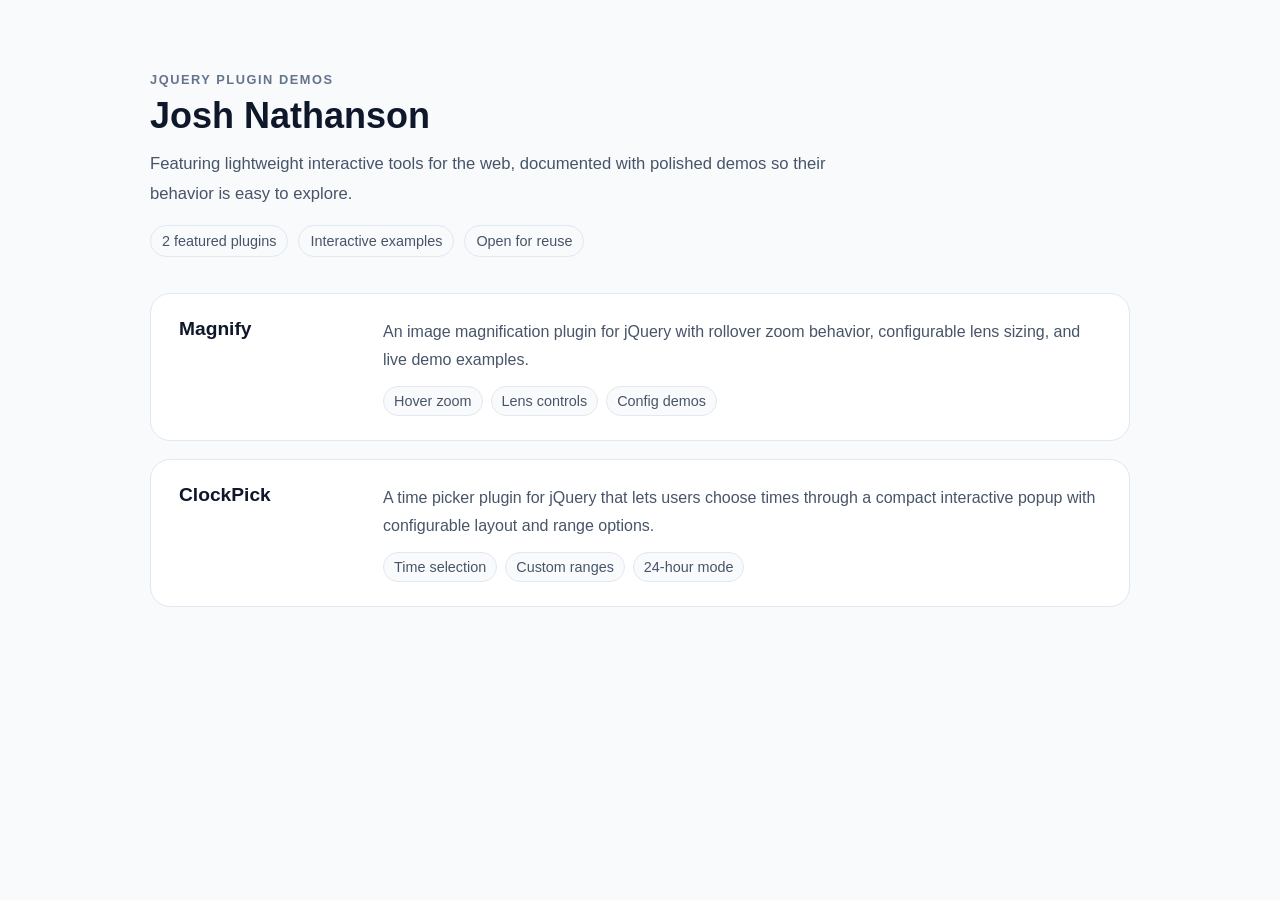
<file: index.html>
<!DOCTYPE html>
<html>
    <head>
        <meta charset="utf-8">
        <title>Josh Nathanson | Portfolio</title>
        <style>
            body {
                margin: 0;
                padding: 48px 20px 64px;
                font-family: "Inter", "Segoe UI", Roboto, Helvetica, Arial, sans-serif;
                background: #f8fafc;
                color: #0f172a;
            }

            .page-shell {
                max-width: 980px;
                margin: 0 auto;
            }

            .hero {
                margin-bottom: 28px;
                padding: 24px 0 8px;
            }

            .eyebrow {
                margin: 0 0 8px;
                font-size: 0.8rem;
                font-weight: 700;
                letter-spacing: 0.12em;
                text-transform: uppercase;
                color: #64748b;
            }

            h1 {
                margin: 0 0 12px;
                font-size: 2.25rem;
                font-weight: 700;
                color: #0f172a;
            }

            .lead {
                margin: 0 0 16px;
                max-width: 720px;
                font-size: 1.04rem;
                line-height: 1.8;
                color: #475569;
            }

            .meta-row {
                display: flex;
                flex-wrap: wrap;
                gap: 10px;
            }

            .meta-pill {
                display: inline-block;
                padding: 7px 11px;
                border: 1px solid #e2e8f0;
                border-radius: 999px;
                background: #f8fafc;
                color: #475569;
                font-size: 0.9rem;
                font-weight: 500;
            }

            .card-link {
                display: block;
                color: inherit;
                text-decoration: none;
            }

            .project-card {
                display: flex;
                align-items: flex-start;
                gap: 24px;
                margin: 0 0 18px;
                padding: 24px 28px;
                background: #ffffff;
                border: 1px solid #e2e8f0;
                border-radius: 20px;
                transition: border-color 0.2s ease, background-color 0.2s ease;
            }

            .card-link:hover .project-card,
            .card-link:focus-visible .project-card {
                background: #f8fafc;
                border-color: #cbd5e1;
            }

            .project-card h2 {
                flex: 0 0 180px;
                margin: 0;
                font-size: 1.2rem;
                font-weight: 700;
                color: #0f172a;
            }

            .card-body {
                flex: 1;
            }

            .card-body p {
                margin: 0 0 12px;
                line-height: 1.75;
                color: #475569;
            }

            .highlights {
                margin: 0;
                padding: 0;
                list-style: none;
                display: flex;
                flex-wrap: wrap;
                gap: 8px;
            }

            .highlights li {
                padding: 6px 10px;
                border-radius: 999px;
                border: 1px solid #e2e8f0;
                background: #f8fafc;
                color: #475569;
                font-size: 0.9rem;
            }

            @media (max-width: 700px) {
                .project-card {
                    flex-direction: column;
                    gap: 12px;
                }

                .project-card h2 {
                    flex-basis: auto;
                }
            }
        </style>
    </head>
    <body>
        <div class="page-shell">
            <header class="hero">
                <p class="eyebrow">jQuery plugin demos</p>
                <h1>Josh Nathanson</h1>
                <p class="lead">
                    Featuring lightweight interactive tools for the web, documented with polished demos so their behavior is easy to explore.
                </p>
                <div class="meta-row">
                    <span class="meta-pill">2 featured plugins</span>
                    <span class="meta-pill">Interactive examples</span>
                    <span class="meta-pill">Open for reuse</span>
                </div>
            </header>

            <a class="card-link" href="magnify.html">
                <section class="project-card">
                    <h2>Magnify</h2>
                    <div class="card-body">
                        <p>An image magnification plugin for jQuery with rollover zoom behavior, configurable lens sizing, and live demo examples.</p>
                        <ul class="highlights">
                            <li>Hover zoom</li>
                            <li>Lens controls</li>
                            <li>Config demos</li>
                        </ul>
                    </div>
                </section>
            </a>

            <a class="card-link" href="clockpick.html">
                <section class="project-card">
                    <h2>ClockPick</h2>
                    <div class="card-body">
                        <p>A time picker plugin for jQuery that lets users choose times through a compact interactive popup with configurable layout and range options.</p>
                        <ul class="highlights">
                            <li>Time selection</li>
                            <li>Custom ranges</li>
                            <li>24-hour mode</li>
                        </ul>
                    </div>
                </section>
            </a>
        </div>
    </body>
</html>
</file>
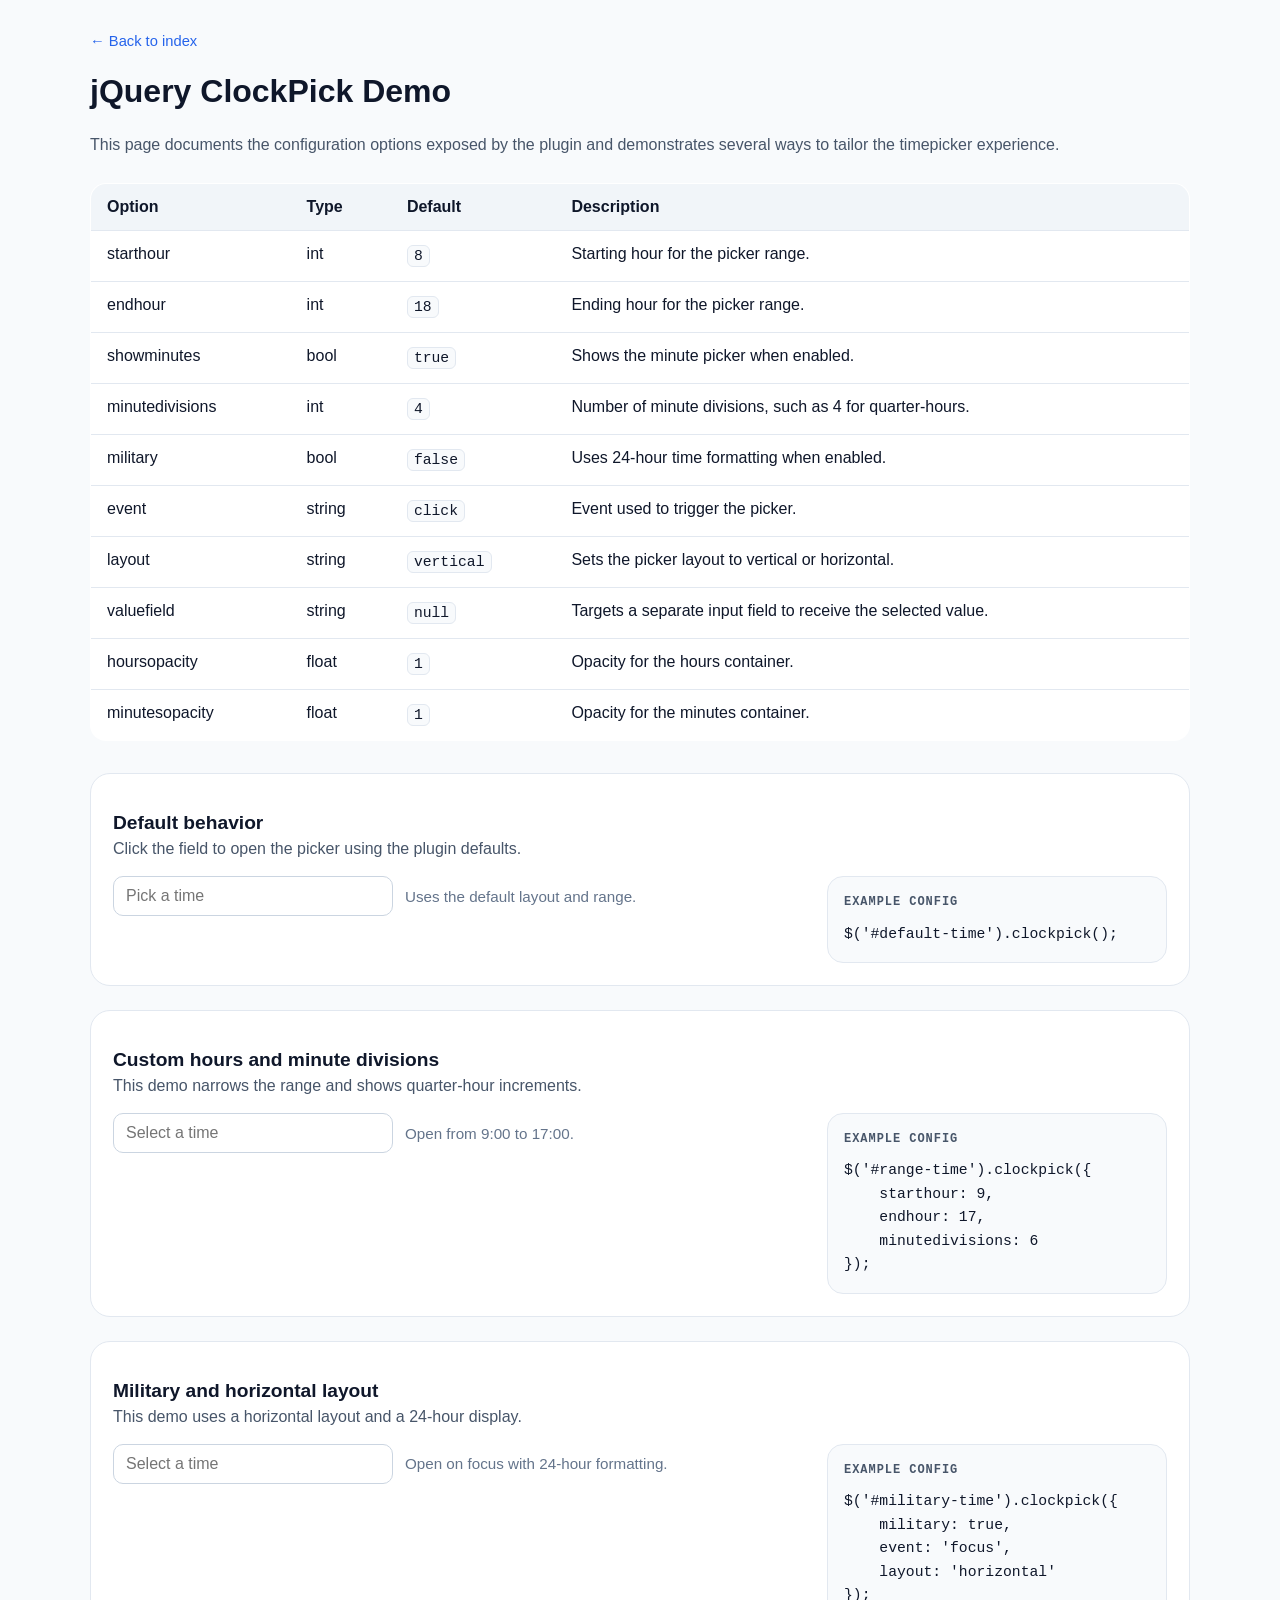
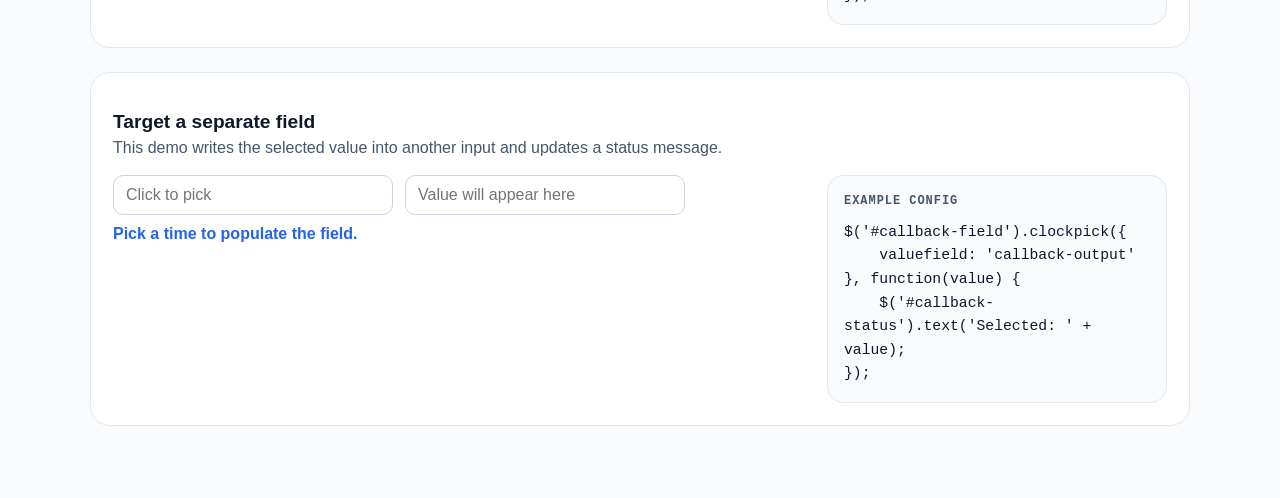
<file: clockpick.html>
<!DOCTYPE html>
<html>
    <head>
        <meta charset="utf-8">
        <title>jQuery ClockPick Demos</title>
        <script src="https://code.jquery.com/jquery-3.6.0.min.js"></script>
        <script src="scripts/timepicker/jquery.clockpick.1.2.9.js"></script>
        <link rel="stylesheet" href="styles/demo-page.css">
        <link rel="stylesheet" href="scripts/timepicker/jquery.clockpick.1.2.9.css">
    </head>
    <body>
        <div class="page-wrapper">
            <a href="index.html" class="nav-link">&larr; Back to index</a>
        </div>
        <div class="page-wrapper">
            <h1>jQuery ClockPick Demo</h1>
            <p class="intro">
                This page documents the configuration options exposed by the plugin and demonstrates several ways to tailor the timepicker experience.
            </p>

            <table class="options-table">
                <thead>
                    <tr>
                        <th>Option</th>
                        <th>Type</th>
                        <th>Default</th>
                        <th>Description</th>
                    </tr>
                </thead>
                <tbody>
                    <tr><td>starthour</td><td>int</td><td><code>8</code></td><td>Starting hour for the picker range.</td></tr>
                    <tr><td>endhour</td><td>int</td><td><code>18</code></td><td>Ending hour for the picker range.</td></tr>
                    <tr><td>showminutes</td><td>bool</td><td><code>true</code></td><td>Shows the minute picker when enabled.</td></tr>
                    <tr><td>minutedivisions</td><td>int</td><td><code>4</code></td><td>Number of minute divisions, such as 4 for quarter-hours.</td></tr>
                    <tr><td>military</td><td>bool</td><td><code>false</code></td><td>Uses 24-hour time formatting when enabled.</td></tr>
                    <tr><td>event</td><td>string</td><td><code>click</code></td><td>Event used to trigger the picker.</td></tr>
                    <tr><td>layout</td><td>string</td><td><code>vertical</code></td><td>Sets the picker layout to vertical or horizontal.</td></tr>
                    <tr><td>valuefield</td><td>string</td><td><code>null</code></td><td>Targets a separate input field to receive the selected value.</td></tr>
                    <tr><td>hoursopacity</td><td>float</td><td><code>1</code></td><td>Opacity for the hours container.</td></tr>
                    <tr><td>minutesopacity</td><td>float</td><td><code>1</code></td><td>Opacity for the minutes container.</td></tr>
                </tbody>
            </table>

            <div class="demo">
                <h2>Default behavior</h2>
                <p>Click the field to open the picker using the plugin defaults.</p>
                <div class="demo-layout">
                    <div class="demo-preview">
                        <div class="demo-form">
                            <input type="text" class="demo-input" id="default-time" placeholder="Pick a time">
                            <span class="demo-help">Uses the default layout and range.</span>
                        </div>
                    </div>
                    <div class="code-view">
                        <span class="label">Example config</span>
                        <pre><code>$('#default-time').clockpick();</code></pre>
                    </div>
                </div>
            </div>

            <div class="demo">
                <h2>Custom hours and minute divisions</h2>
                <p>This demo narrows the range and shows quarter-hour increments.</p>
                <div class="demo-layout">
                    <div class="demo-preview">
                        <div class="demo-form">
                            <input type="text" class="demo-input" id="range-time" placeholder="Select a time">
                            <span class="demo-help">Open from 9:00 to 17:00.</span>
                        </div>
                    </div>
                    <div class="code-view">
                        <span class="label">Example config</span>
                        <pre><code>$('#range-time').clockpick({
    starthour: 9,
    endhour: 17,
    minutedivisions: 6
});</code></pre>
                    </div>
                </div>
            </div>

            <div class="demo">
                <h2>Military and horizontal layout</h2>
                <p>This demo uses a horizontal layout and a 24-hour display.</p>
                <div class="demo-layout">
                    <div class="demo-preview">
                        <div class="demo-form">
                            <input type="text" class="demo-input" id="military-time" placeholder="Select a time">
                            <span class="demo-help">Open on focus with 24-hour formatting.</span>
                        </div>
                    </div>
                    <div class="code-view">
                        <span class="label">Example config</span>
                        <pre><code>$('#military-time').clockpick({
    military: true,
    event: 'focus',
    layout: 'horizontal'
});</code></pre>
                    </div>
                </div>
            </div>

            <div class="demo">
                <h2>Target a separate field</h2>
                <p>This demo writes the selected value into another input and updates a status message.</p>
                <div class="demo-layout">
                    <div class="demo-preview">
                        <div class="demo-form">
                            <input type="text" class="demo-input" id="callback-field" placeholder="Click to pick">
                            <input type="text" class="demo-input" name="callback-output" placeholder="Value will appear here">
                        </div>
                        <div id="callback-status" class="status">Pick a time to populate the field.</div>
                    </div>
                    <div class="code-view">
                        <span class="label">Example config</span>
                        <pre><code>$('#callback-field').clockpick({
    valuefield: 'callback-output'
}, function(value) {
    $('#callback-status').text('Selected: ' + value);
});</code></pre>
                    </div>
                </div>
            </div>
        </div>

        <script>
            $(document).ready(function() {
                $('#default-time').clockpick();

                $('#range-time').clockpick({
                    starthour: 9,
                    endhour: 17,
                    minutedivisions: 6
                });

                $('#military-time').clockpick({
                    military: true,
                    event: 'focus',
                    layout: 'horizontal'
                });

                $('#callback-field').clockpick({
                    valuefield: 'callback-output'
                }, function(value) {
                    $('#callback-status').text('Selected: ' + value);
                });
            });
        </script>
    </body>
</html>
</file>
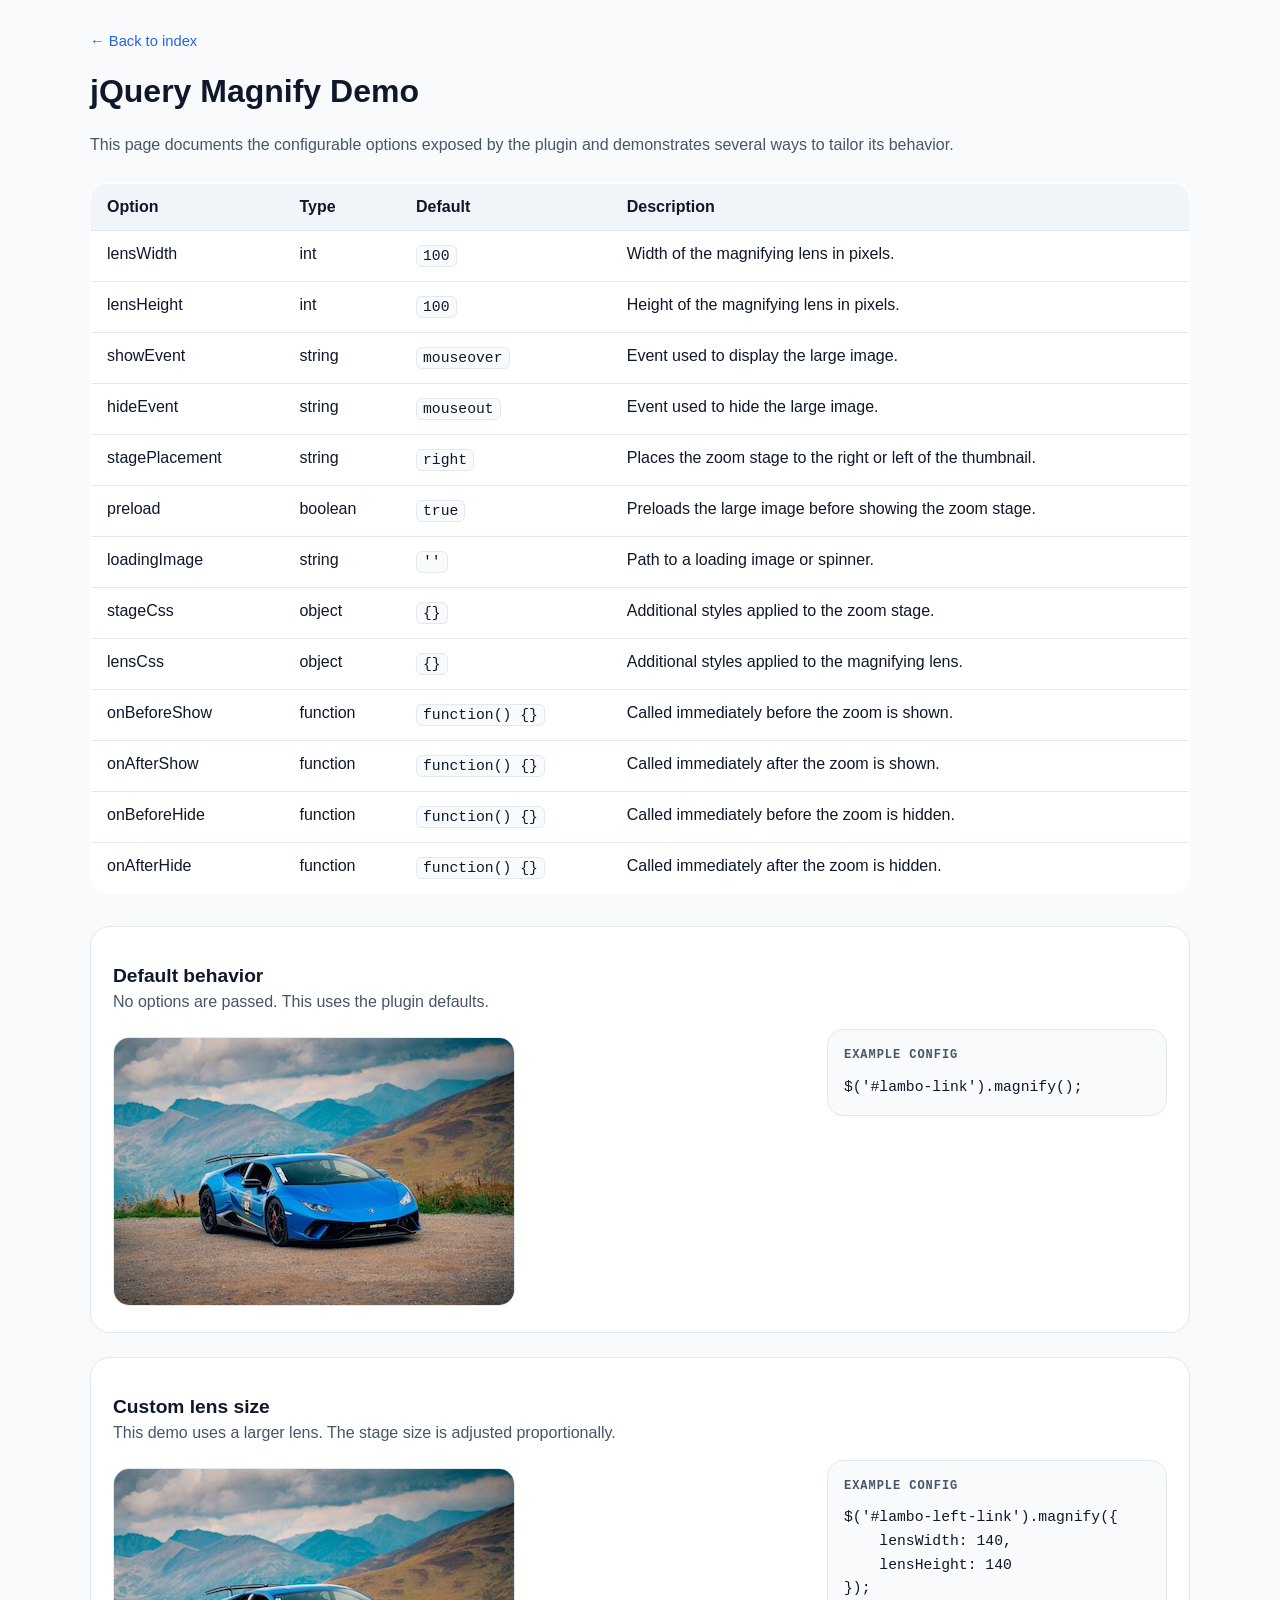
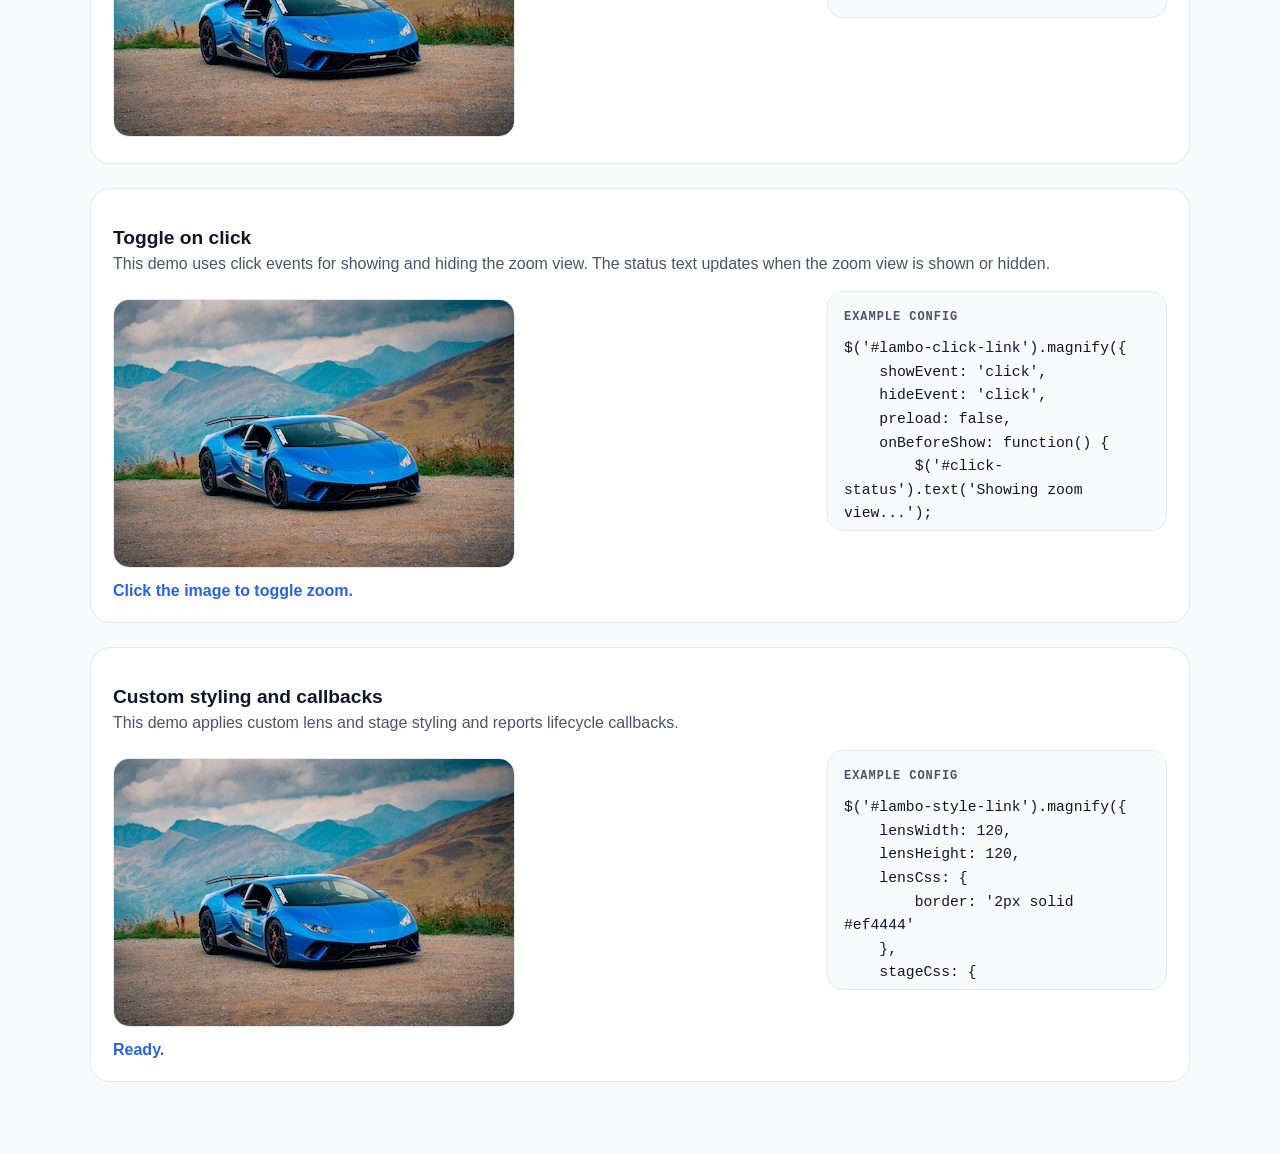
<file: magnify.html>
<!DOCTYPE html>
<html>
    <head>
        <meta charset="utf-8">
        <title>jQuery Magnify Demos</title>
        <script src="https://code.jquery.com/jquery-3.6.0.min.js"></script>
        <script src="scripts/magnify/jquery.magnify.js"></script>
        <link rel="stylesheet" href="styles/demo-page.css">
    </head>
    <body>
        <div class="page-wrapper">
            <a href="index.html" class="nav-link">&larr; Back to index</a>
        </div>
        <div class="page-wrapper">
            <h1>jQuery Magnify Demo</h1>
            <p class="intro">
                This page documents the configurable options exposed by the plugin and demonstrates several ways to tailor its behavior.
            </p>

            <table class="options-table">
            <thead>
                <tr>
                    <th>Option</th>
                    <th>Type</th>
                    <th>Default</th>
                    <th>Description</th>
                </tr>
            </thead>
            <tbody>
                <tr><td>lensWidth</td><td>int</td><td><code>100</code></td><td>Width of the magnifying lens in pixels.</td></tr>
                <tr><td>lensHeight</td><td>int</td><td><code>100</code></td><td>Height of the magnifying lens in pixels.</td></tr>
                <tr><td>showEvent</td><td>string</td><td><code>mouseover</code></td><td>Event used to display the large image.</td></tr>
                <tr><td>hideEvent</td><td>string</td><td><code>mouseout</code></td><td>Event used to hide the large image.</td></tr>
                <tr><td>stagePlacement</td><td>string</td><td><code>right</code></td><td>Places the zoom stage to the right or left of the thumbnail.</td></tr>
                <tr><td>preload</td><td>boolean</td><td><code>true</code></td><td>Preloads the large image before showing the zoom stage.</td></tr>
                <tr><td>loadingImage</td><td>string</td><td><code>''</code></td><td>Path to a loading image or spinner.</td></tr>
                <tr><td>stageCss</td><td>object</td><td><code>{}</code></td><td>Additional styles applied to the zoom stage.</td></tr>
                <tr><td>lensCss</td><td>object</td><td><code>{}</code></td><td>Additional styles applied to the magnifying lens.</td></tr>
                <tr><td>onBeforeShow</td><td>function</td><td><code>function() {}</code></td><td>Called immediately before the zoom is shown.</td></tr>
                <tr><td>onAfterShow</td><td>function</td><td><code>function() {}</code></td><td>Called immediately after the zoom is shown.</td></tr>
                <tr><td>onBeforeHide</td><td>function</td><td><code>function() {}</code></td><td>Called immediately before the zoom is hidden.</td></tr>
                <tr><td>onAfterHide</td><td>function</td><td><code>function() {}</code></td><td>Called immediately after the zoom is hidden.</td></tr>
            </tbody>
        </table>

        <div class="demo">
            <h2>Default behavior</h2>
            <p>No options are passed. This uses the plugin defaults.</p>
            <div class="demo-layout">
                <div class="demo-preview">
                    <a href="images/lambo.jpg" id="lambo-link">
                        <img src="images/lambo-sm.jpg" id="lambo-sm" alt="Lamborghini thumbnail">
                    </a>
                </div>
                <div class="code-view">
                    <span class="label">Example config</span>
                    <pre><code>$('#lambo-link').magnify();</code></pre>
                </div>
            </div>
        </div>

        <div class="demo">
            <h2>Custom lens size</h2>
            <p>This demo uses a larger lens. The stage size is adjusted proportionally.</p>
            <div class="demo-layout">
                <div class="demo-preview">
                    <a href="images/lambo.jpg" id="lambo-left-link">
                        <img src="images/lambo-sm.jpg" alt="Lamborghini thumbnail">
                    </a>
                </div>
                <div class="code-view">
                    <span class="label">Example config</span>
                    <pre><code>$('#lambo-left-link').magnify({
    lensWidth: 140,
    lensHeight: 140
});</code></pre>
                </div>
            </div>
        </div>

        <div class="demo">
            <h2>Toggle on click</h2>
            <p>This demo uses click events for showing and hiding the zoom view. The status text updates when the zoom view is shown or hidden.</p>
            <div class="demo-layout">
                <div class="demo-preview">
                    <a href="images/lambo.jpg" id="lambo-click-link">
                        <img src="images/lambo-sm.jpg" alt="Lamborghini thumbnail">
                    </a>
                    <div id="click-status" class="status">Click the image to toggle zoom.</div>
                </div>
                <div class="code-view">
                    <span class="label">Example config</span>
                    <pre><code>$('#lambo-click-link').magnify({
    showEvent: 'click',
    hideEvent: 'click',
    preload: false,
    onBeforeShow: function() {
        $('#click-status').text('Showing zoom view...');
    },
    onAfterHide: function() {
        $('#click-status').text('Click the image to toggle zoom.');
    }
});</code></pre>
                </div>
            </div>
        </div>

        <div class="demo">
            <h2>Custom styling and callbacks</h2>
            <p>This demo applies custom lens and stage styling and reports lifecycle callbacks.</p>
            <div class="demo-layout">
                <div class="demo-preview">
                    <a href="images/lambo.jpg" id="lambo-style-link">
                        <img src="images/lambo-sm.jpg" alt="Lamborghini thumbnail">
                    </a>
                    <div id="style-status" class="status">Ready.</div>
                </div>
                <div class="code-view">
                    <span class="label">Example config</span>
                    <pre><code>$('#lambo-style-link').magnify({
    lensWidth: 120,
    lensHeight: 120,
    lensCss: {
        border: '2px solid #ef4444'
    },
    stageCss: {
        border: '2px solid #2563eb'
    },
    onBeforeShow: function() {
        $('#style-status').text('Showing zoom view...');
    },
    onAfterShow: function() {
        $('#style-status').text('Zoom view is active.');
    },
    onBeforeHide: function() {
        $('#style-status').text('Hiding zoom view...');
    },
    onAfterHide: function() {
        $('#style-status').text('Ready.');
    }
});</code></pre>
                </div>
            </div>
        </div>

        <script>
            $(document).ready(function() {
                $('#lambo-link').magnify();

                $('#lambo-left-link').magnify({
                    lensWidth: 140,
                    lensHeight: 140
                });

                $('#lambo-click-link').magnify({
                    showEvent: 'click',
                    hideEvent: 'click',
                    preload: false,
                    onBeforeShow: function() {
                        $('#click-status').text('Showing zoom view...');
                    },
                    onAfterHide: function() {
                        $('#click-status').text('Click the image to toggle zoom.');
                    }
                });

                $('#lambo-style-link').magnify({
                    lensWidth: 120,
                    lensHeight: 120,
                    lensCss: {
                        border: '2px solid #ef4444',
                        backgroundColor: 'rgba(255,255,255,0.7)'
                    },
                    stageCss: {
                        border: '2px solid #2563eb',
                        backgroundColor: '#f8fafc',
                        boxShadow: '0 12px 28px rgba(37, 99, 235, 0.16)'
                    },
                    onBeforeShow: function() {
                        $('#style-status').text('Showing zoom view...');
                    },
                    onAfterShow: function() {
                        $('#style-status').text('Zoom view is active.');
                    },
                    onBeforeHide: function() {
                        $('#style-status').text('Hiding zoom view...');
                    },
                    onAfterHide: function() {
                        $('#style-status').text('Ready.');
                    }
                });
            });
        </script>
    </body>
</html>
</file>
<file: styles/demo-page.css>
*, *::before, *::after {
    box-sizing: border-box;
}

body {
    font-family: "Inter", "Segoe UI", Roboto, Arial, sans-serif;
    margin: 0;
    padding: 32px 24px 48px;
    background: #f8fafc;
    color: #0f172a;
}

h1 {
    margin-top: 0;
    font-size: 2rem;
    font-weight: 700;
}

h2 {
    margin-bottom: 6px;
    font-size: 1.2rem;
    font-weight: 600;
}

.page-wrapper {
    max-width: 1100px;
    margin: 0 auto;
}

.page-wrapper .nav-link {
    display: inline-block;
    margin-bottom: 24px;
    font-size: 0.92rem;
    color: #2563eb;
    text-decoration: none;
}

.page-wrapper .nav-link:hover {
    color: #1d4ed8;
}

.intro {
    margin: 0 0 24px;
    line-height: 1.75;
    color: #475569;
}

.options-table {
    width: 100%;
    margin: 0 0 32px;
    border-collapse: collapse;
    background: #ffffff;
    border: 1px solid #e2e8f0;
    border-radius: 16px;
    overflow: hidden;
}

.options-table th,
.options-table td {
    border-bottom: 1px solid #e2e8f0;
    padding: 14px 16px;
    text-align: left;
    vertical-align: top;
}

.options-table th {
    background: #f1f5f9;
    color: #0f172a;
    font-weight: 700;
}

.options-table code {
    display: inline-block;
    padding: 2px 6px;
    border-radius: 6px;
    background: #f8fafc;
    border: 1px solid #e2e8f0;
    font-family: ui-monospace, SFMono-Regular, Menlo, Monaco, Consolas, "Liberation Mono", "Courier New", monospace;
    font-size: 0.92rem;
    color: #0f172a;
}

.options-table tbody tr:last-child td {
    border-bottom: none;
}

.demo {
    width: 100%;
    margin: 0 0 24px;
    padding: 22px;
    background: #ffffff;
    border: 1px solid #e2e8f0;
    border-radius: 20px;
}

.demo p {
    color: #475569;
    margin-top: 0;
    margin-bottom: 18px;
}

.demo-layout {
    display: flex;
    gap: 20px;
    align-items: flex-start;
}

.demo-preview {
    flex: 1 1 0;
    min-width: 0;
}

.demo-preview img {
    display: block;
    max-width: 100%;
    height: auto;
    border-radius: 16px;
    border: 1px solid #e2e8f0;
}

.demo-preview a {
    display: inline-block;
    margin-top: 8px;
}

.demo-form {
    display: flex;
    flex-wrap: wrap;
    gap: 12px;
    align-items: center;
}

.demo-input {
    width: 100%;
    max-width: 280px;
    padding: 10px 12px;
    border: 1px solid #cbd5e1;
    border-radius: 10px;
    background: #ffffff;
    color: #0f172a;
    font: inherit;
}

.demo-help {
    color: #64748b;
    font-size: 0.95rem;
}

.code-view {
    flex: 0 0 340px;
    max-height: 240px;
    overflow: auto;
    padding: 16px;
    background: #f8fafc;
    color: #0f172a;
    border: 1px solid #e2e8f0;
    border-radius: 16px;
    font-family: ui-monospace, SFMono-Regular, Menlo, Monaco, Consolas, "Liberation Mono", "Courier New", monospace;
    font-size: 0.92rem;
    line-height: 1.6;
}

.code-view pre {
    margin: 0;
    white-space: pre-wrap;
    word-break: break-word;
}

.code-view .label {
    display: block;
    margin-bottom: 10px;
    font-size: 0.75rem;
    font-weight: 700;
    text-transform: uppercase;
    letter-spacing: 0.08em;
    color: #475569;
}

.status {
    margin-top: 10px;
    color: #2563eb;
    font-weight: 600;
}

@media (max-width: 900px) {
    .demo-layout {
        flex-direction: column;
    }

    .code-view {
        flex-basis: auto;
        width: 100%;
        max-height: 220px;
    }
}
</file>
